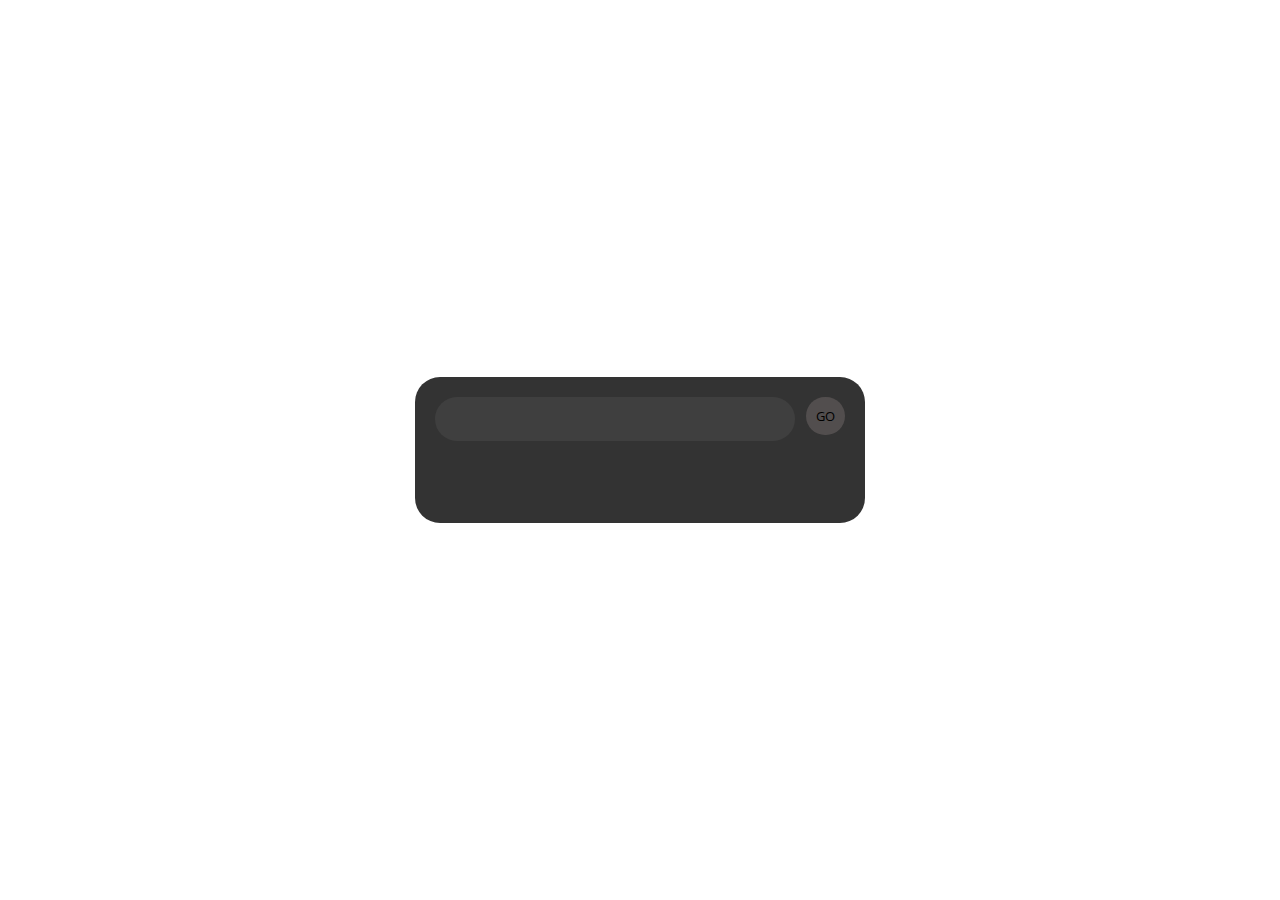
<file: api - tempo/index.html>
<!DOCTYPE html>
<html lang="en">

<head>
    <meta charset="UTF-8">
    <meta name="viewport" content="width=device-width, initial-scale=1.0">
    <title>Tempo</title>
    <link rel="stylesheet" href="css/estojovazio.css">
</head>

<body>

    <div class="caixa-maior">
        <input type="text" class="input-cidade">
        <button class="botao-busca">GO</button>
        <div class="caixa-media">
            <h2 class="cidade"></h2>
            <p class="temp"></p>
            <img id="imagem">
            <p class="texto-previsao"></p>
        </div>








    </div>



























    <script src="js/magica.js"></script>
</body>

</html>
</file>
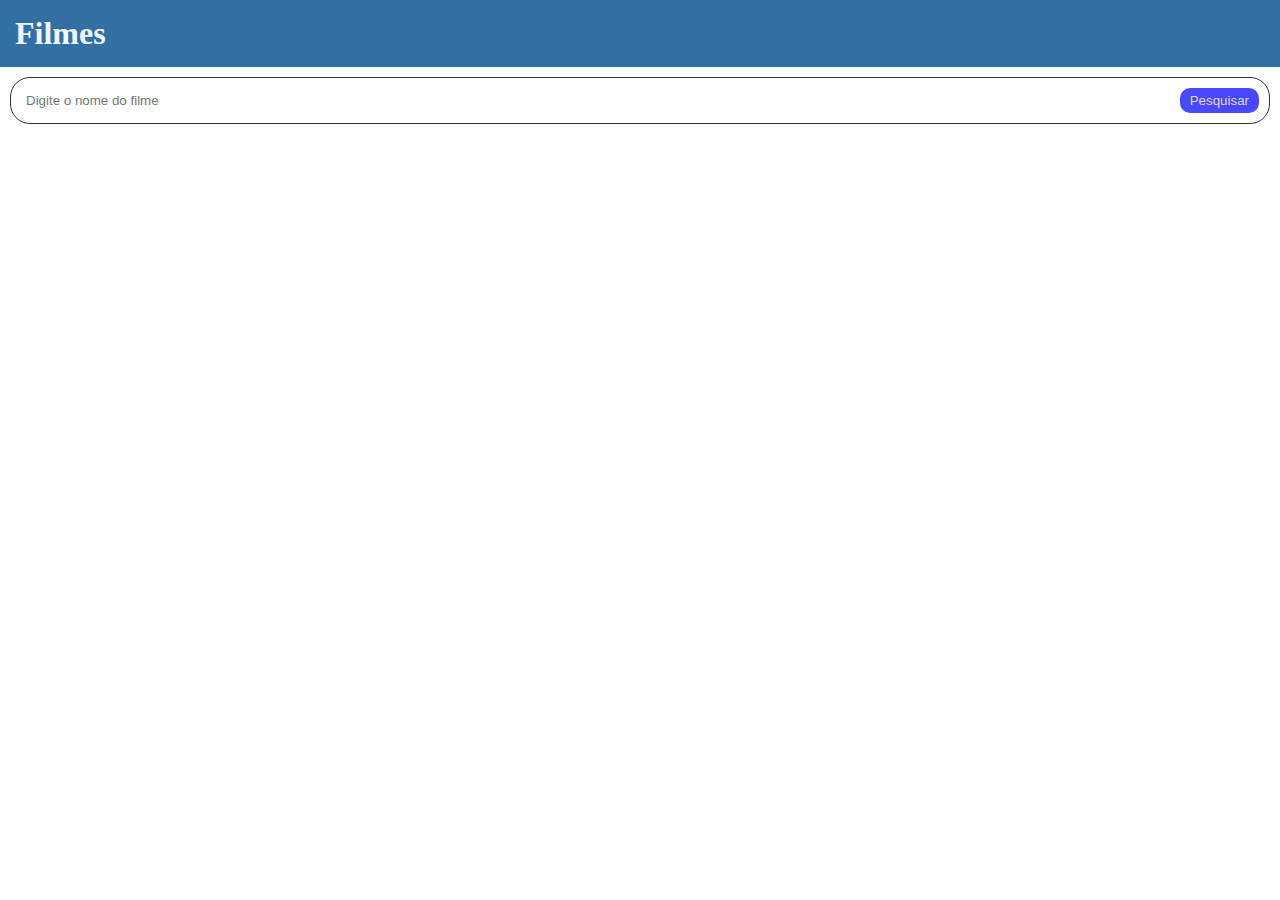
<file: api2 - filme/index.html>
<!DOCTYPE html>
<html lang="en">

<head>
    <meta charset="UTF-8">
    <meta name="viewport" content="width=device-width, initial-scale=1.0">
    <title>Filmes</title>
</head>


<style>
    * {

        margin: 0;
        padding: 0;
    }

    h1.title {
        background-color: rgb(50, 112, 164);
        color: aliceblue;
        font-family: Georgia, 'Times New Roman', Times, serif;
        padding: 15px;
    }

    h2 {
        /* background: linear-gradient(rgba(255, 0, 0, 0.491), white, rgba(0, 0, 255, 0.496)); */
        border-radius: 3px;
        /* width: 250px; */
        height: 65px;
        text-align: center;
        padding: 10px;
    }

    form {
        margin: 10px;
        padding: 10px;
        border: 1px solid #333;
        border-radius: 20px;
        display: flex;
    }

    form input {
        padding: 5px;
        border: none;
        flex: 1;
    }

    form button :hover {

        background-color: rgb(197, 51, 51);
        cursor: pointer;
    }

    form button {
        padding: 5px 10px;
        background-color: rgba(0, 0, 255, 0.719);
        color: #dadada;
        border: none;
        border-radius: 10px;
        cursor: pointer;

    }


    div.lista {


        margin-top: 10px;
        padding: 5px;
        display: flex;
        flex-wrap: wrap;
        justify-content: center;
        align-items: center;
    }

    div.item {

        text-align: center;
        padding: 10px;
        width: 200px;
        border: 2px solid red;
        margin: 5px;
    }

    div.item:hover {

        background-color: rgba(255, 0, 0, 0.719);
        cursor: pointer;

    }

    div.item img {

        width: 200px;
    }
</style>

<body>
    <h1 class="title">Filmes</h1>
    <form>
        <input name="pesquisa" placeholder="Digite o nome do filme">
        <button>Pesquisar</button>
    </form>

    <div class="lista">
        <!-- <div class="item">
            <img
                src="https://m.media-amazon.com/images/M/MV5BMjMyOTM4MDMxNV5BMl5BanBnXkFtZTcwNjIyNzExOA@@._V1_SX300.jpg">
            <h2>O Espetacular-Homem-Aranha (2012)</h2>
        </div>
        <div class="item">
            <img
                src="https://m.media-amazon.com/images/M/MV5BOTA5NDYxNTg0OV5BMl5BanBnXkFtZTgwODE5NzU1MTE@._V1_SX300.jpg">
            <h2>O Espetacular-Homem-Aranha 2 (2014)</h2>
        </div>
        <div class="item">
            <img
                src="https://m.media-amazon.com/images/M/MV5BMjMwNDkxMTgzOF5BMl5BanBnXkFtZTgwNTkwNTQ3NjM@._V1_SX300.jpg">
            <h2>Homem Aranha: No Aranha-Verso</h2>
        </div>
        <div class="item">
            <img
                src="https://m.media-amazon.com/images/M/MV5BODA5MTY0OWUtNjdlOC00NDI5LWE3NjYtNDM4MDI2MzE4OWUxXkEyXkFqcGdeQXVyOTAzODkzMjI@._V1_SX300.jpg">
            <h2>Homem Aranha: Longe de Casa</h2>
        </div>
        <div class="item">
            <img
                src="https://m.media-amazon.com/images/M/MV5BMzI0NmVkMjEtYmY4MS00ZDMxLTlkZmEtMzU4MDQxYTMzMjU2XkEyXkFqcGdeQXVyMzQ0MzA0NTM@._V1_SX300.jpg">
            <h2>Homem Aranha: Através do Aranha-Verso</h2>
        </div> -->
    </div>



    </div>


    <script>
        const apiKey = 'ba5286a1';
        const frmPesquisa = document.querySelector("form");

        frmPesquisa.onsubmit = (ev) => {
            ev.preventDefault();
            const pesquisa = ev.target.pesquisa.value;
            if (pesquisa == "") {
                alert('Preencha o campo!');
                return;
            }
            fetch(`https://www.omdbapi.com/?s=${pesquisa}&apikey=${apiKey}`)
                .then(result => result.json())
                .then(json => carregaLista(json));
        }

        const carregaLista = (json) => {
            const lista = document.querySelector("div.lista");
 
            lista.innerHTML = "";
console.log(json.Response)

if (json.Response == 'False'){
alert('Nenhum Filme encontrado');

return

}

            json.Search.forEach(element => {
                console.log(element);
                let item = document.createElement("div");
                item.classList.add("item");

                item.innerHTML = `<img src= "${element.Poster}"/ ><h2>${element.Title}<h2>`
                lista.appendChild(item);


            });


        }





    </script>
</body>

</html>
</file>
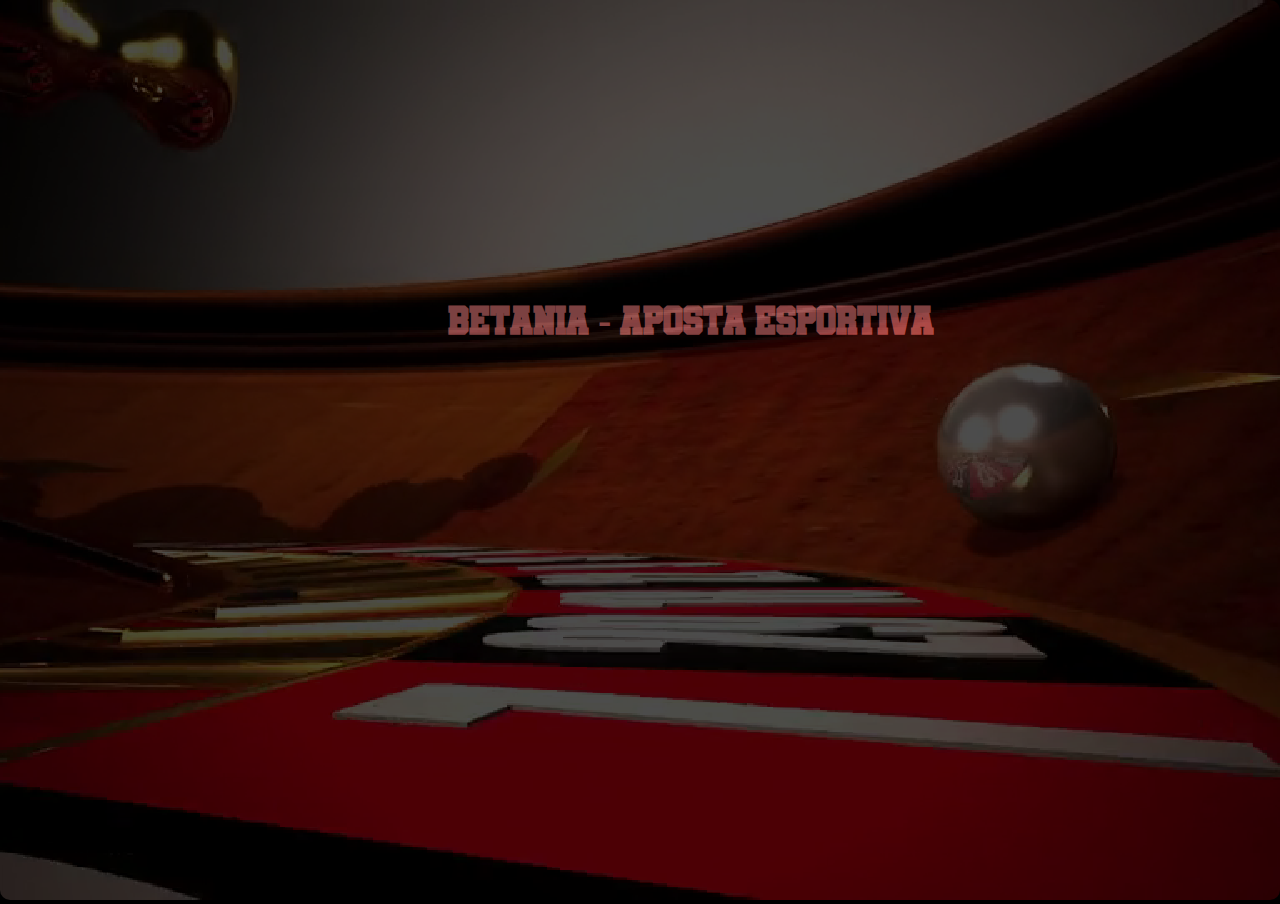
<file: bet/index.html>
<!DOCTYPE html>
<html lang="en">
<head>
    <meta charset="UTF-8">
    <meta name="viewport" content="width=device-width, initial-scale=1.0">
    <title>Betania</title>
    <link rel="stylesheet" href="css/estojovazio.css">
    <link rel="shortcut icon" href="videos/Soccer_Ball_icon-icons.com_76265.png" type="image/x-icon">
</head>
<body>
    <h1>BETANIA - Aposta Esportiva</h1>
    <video src="videos/55674-503971699_small.mp4" autoplay loop muted class="soccer"></video>




</body>
</html>
</file>
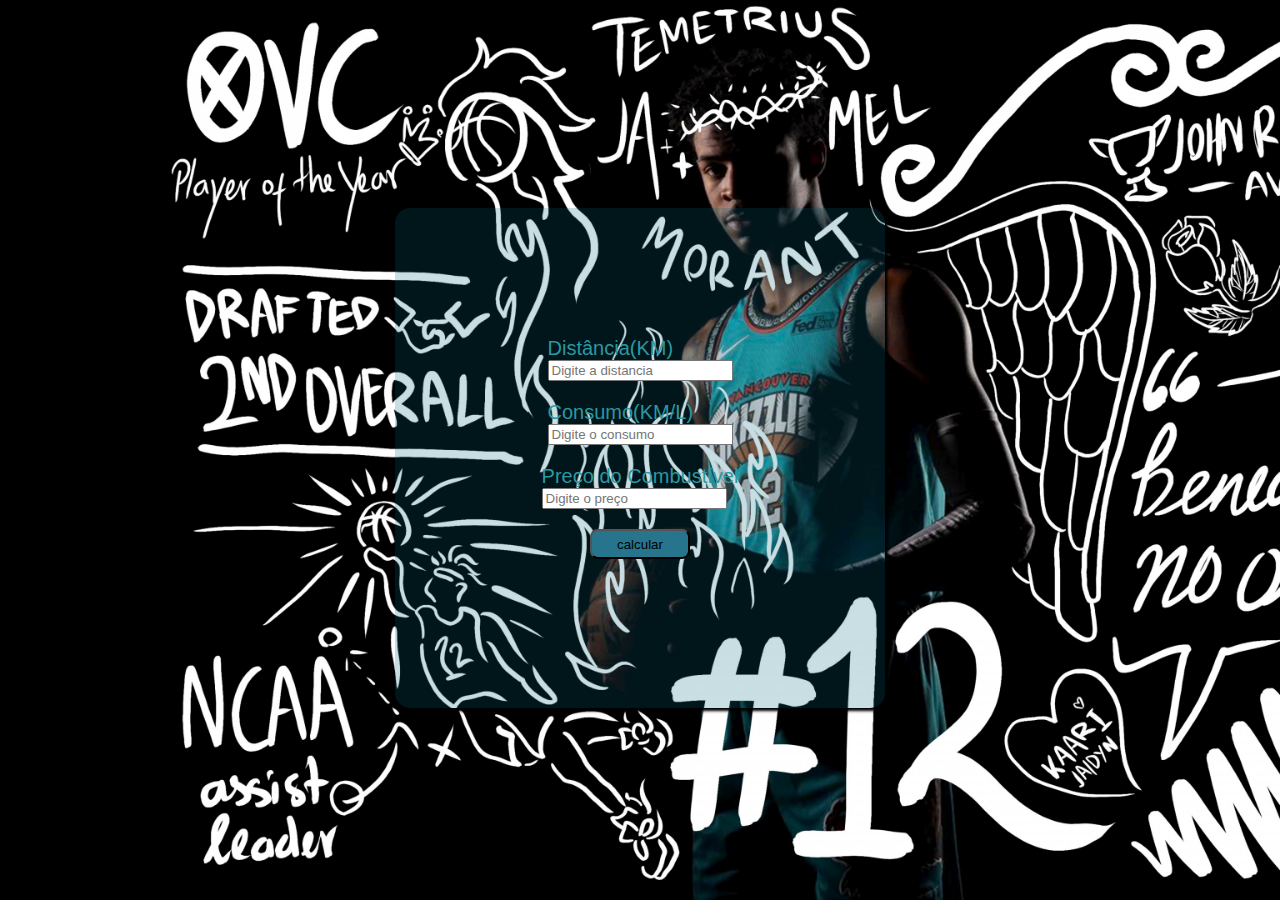
<file: consumo/index.html>
<!DOCTYPE html>
<html lang="en">

<head>
    <meta charset="UTF-8">
    <meta name="viewport" content="width=device-width, initial-scale=1.0">
    <title>consumo</title>
    <link rel="stylesheet" href="css/estojovazio.css">
</head>

<body>
    <div class="central">


        <div>
            <span>Distância(KM)</span><input type="text" id="distancia" placeholder="Digite a distancia">
        </div>
        <div>
            <span>Consumo(KM/L)</span> <input type="text" id="consumo" placeholder="Digite o consumo">
        </div>
        <div>
            <span>Preço do Combustível</span> <input type="text" id="preco" placeholder="Digite o preço">
        </div>
        <div>

            <button id="btncalcular">calcular</button>
        </div>
        <span id="resultado"></span>
    </div>



    <script src="js/magica.js"></script>
</body>

</html>
</file>
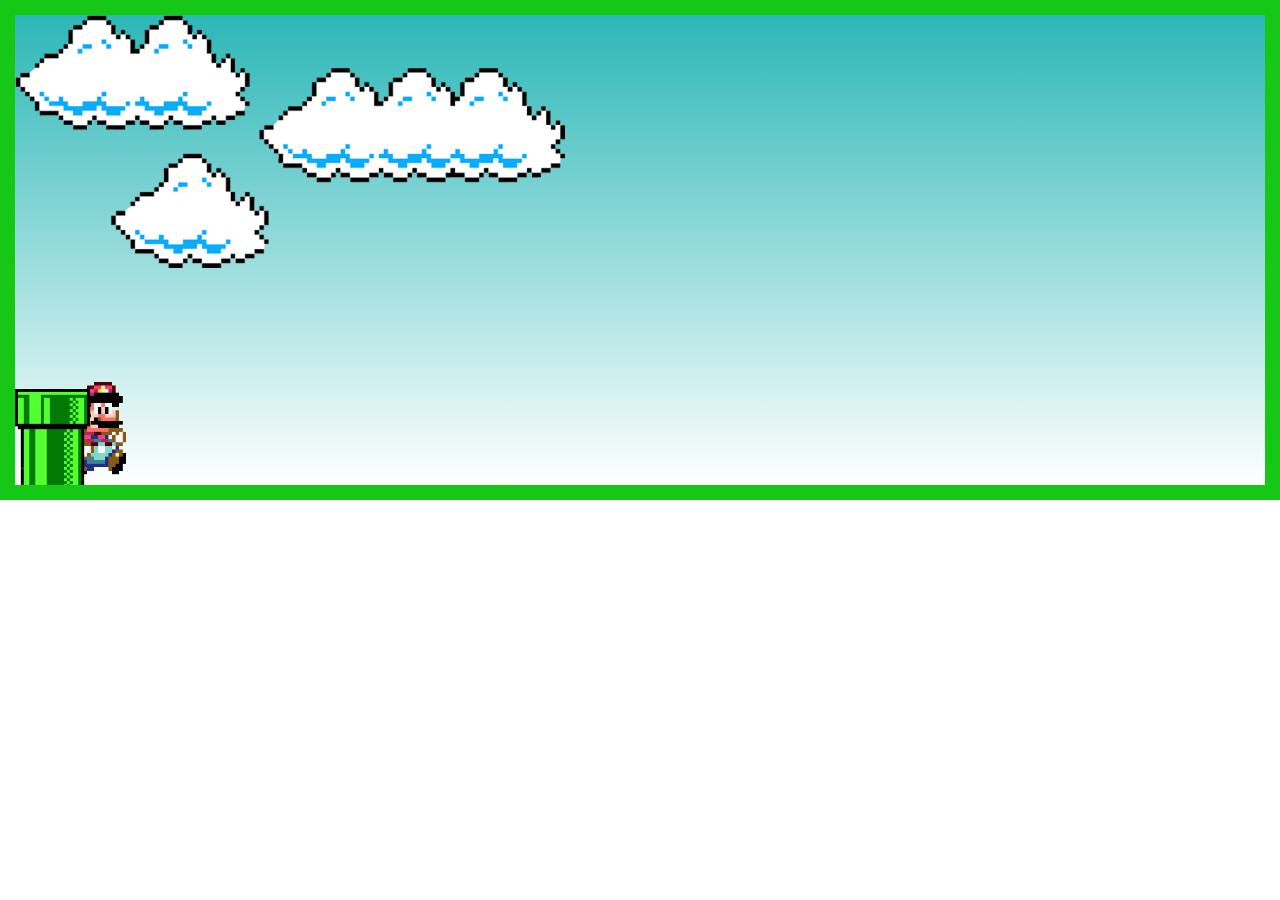
<file: jogo mario javascript/index.html>
<!DOCTYPE html>
<html lang="en">
<head>
    <meta charset="UTF-8">
    <meta name="viewport" content="width=device-width, initial-scale=1.0">
    <title>Mario js</title>
    <link rel="stylesheet" href="css/estojovazio.css">
</head>
<body>
    
            <div class="game-board">
<img src="images/clouds.png" class="clouds">
                <img src="images/mario.gif" class="mario">
<img src="images/pipe.png" class="pipe">



            </div>

</body>
<script src="js/magica.js"></script>
</html>
</file>
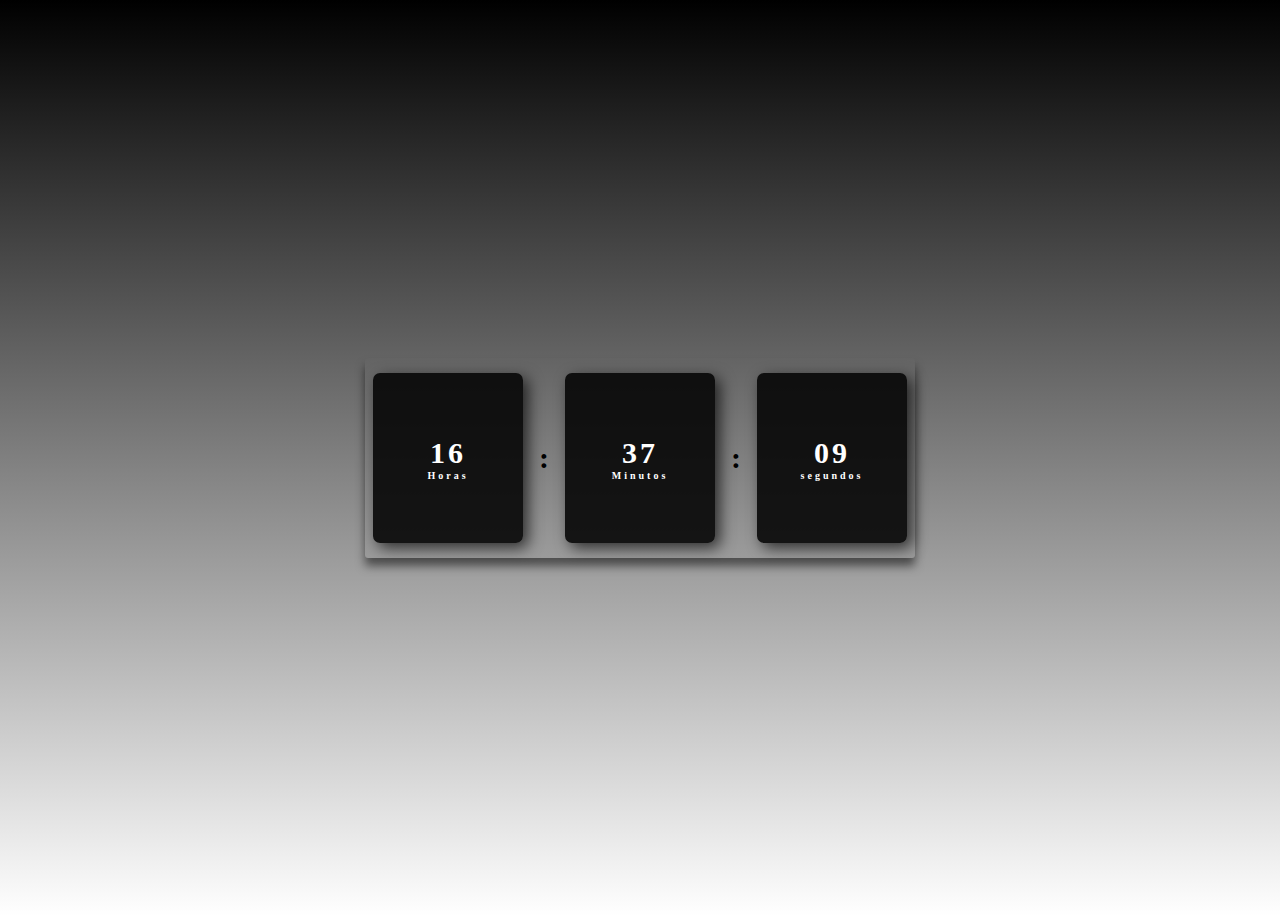
<file: josh progam 2/index.html>
<!DOCTYPE html>
<html lang="en">

<head>
    <meta charset="UTF-8">
    <meta name="viewport" content="width=device-width, initial-scale=1.0">
    <title>Relogio digital</title>
    <link rel="stylesheet" href="css/estojovazio.css">
</head>

<body>
    <div class="central">

        <div>
            <span id="horas">00</span>
            <span class="tempo">Horas</span>
        </div>

        <span>:</span>

        <div>
            <span id="minutos">00</span>
            <span class="tempo">Minutos</span>
        </div>

        <span>:</span>

        <div>
            <span id="segundos">00</span>
            <span class="tempo">segundos</span>
        </div>



</body>

<script src="js/magica.js">
</script>


</html>
</file>
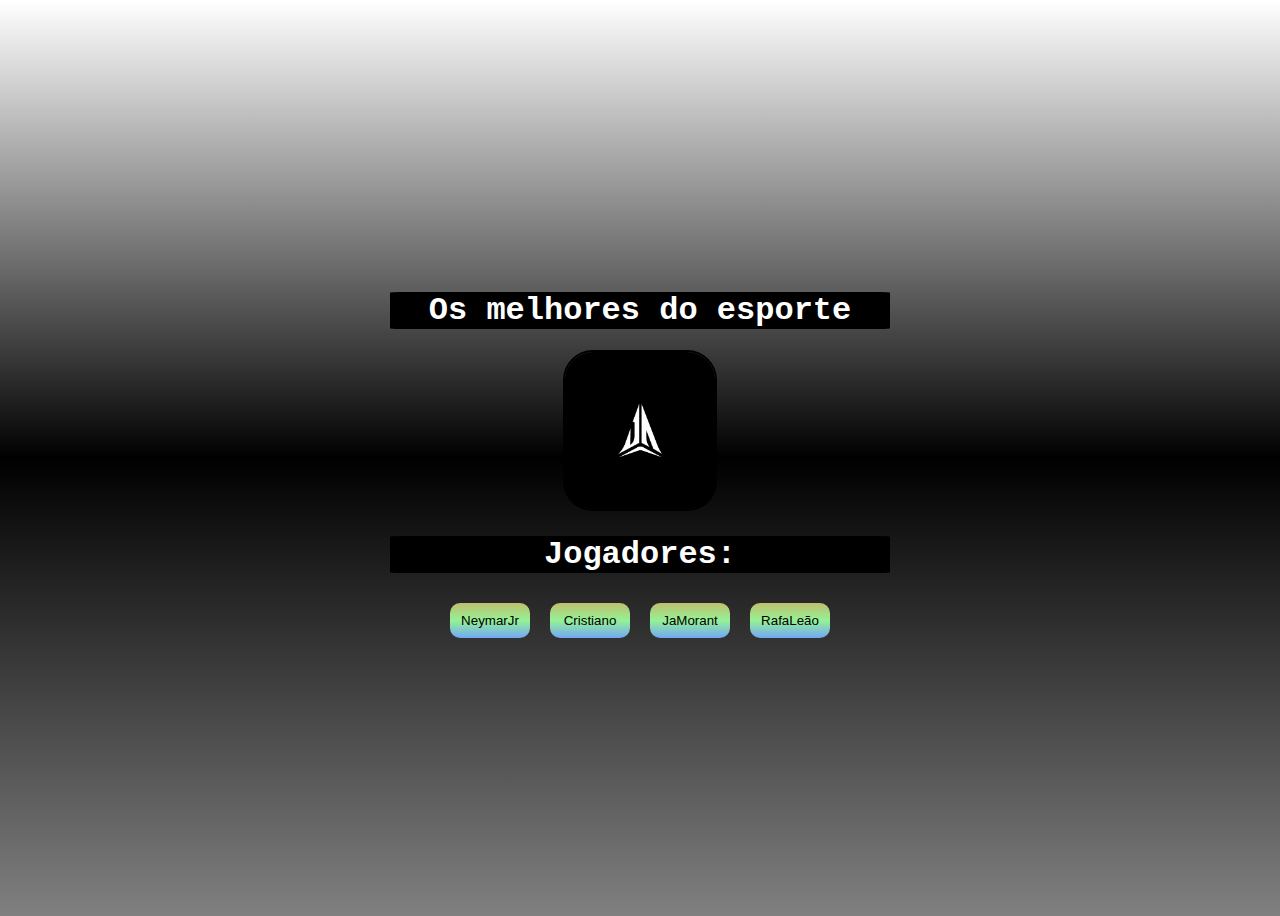
<file: josh progam/index.html>
<!DOCTYPE html>
<html lang="en">

<head>
    <meta charset="UTF-8">
    <meta name="viewport" content="width=device-width, initial-scale=1.0">
    <title>Document</title>
    <link rel="stylesheet" href="estojovazio.css">
</head>

<body>

    <div class="central">
        <h1>Os melhores do esporte</h1>
        <img src="images/ja-morant-nike-ja-1-launch-9.jpg" id="icon">
        <h1>Jogadores: </h1>

        <div class="botoes">
            <button id="btNey"> NeymarJr </button>
            <button id="btCris"> Cristiano </button>
            <button id="btJa"> JaMorant </button>
            <button id="btRafa"> RafaLeão </button>


        </div>

    </div>



    <script src="js/magica.js"> </script>
</body>

</html>
</file>
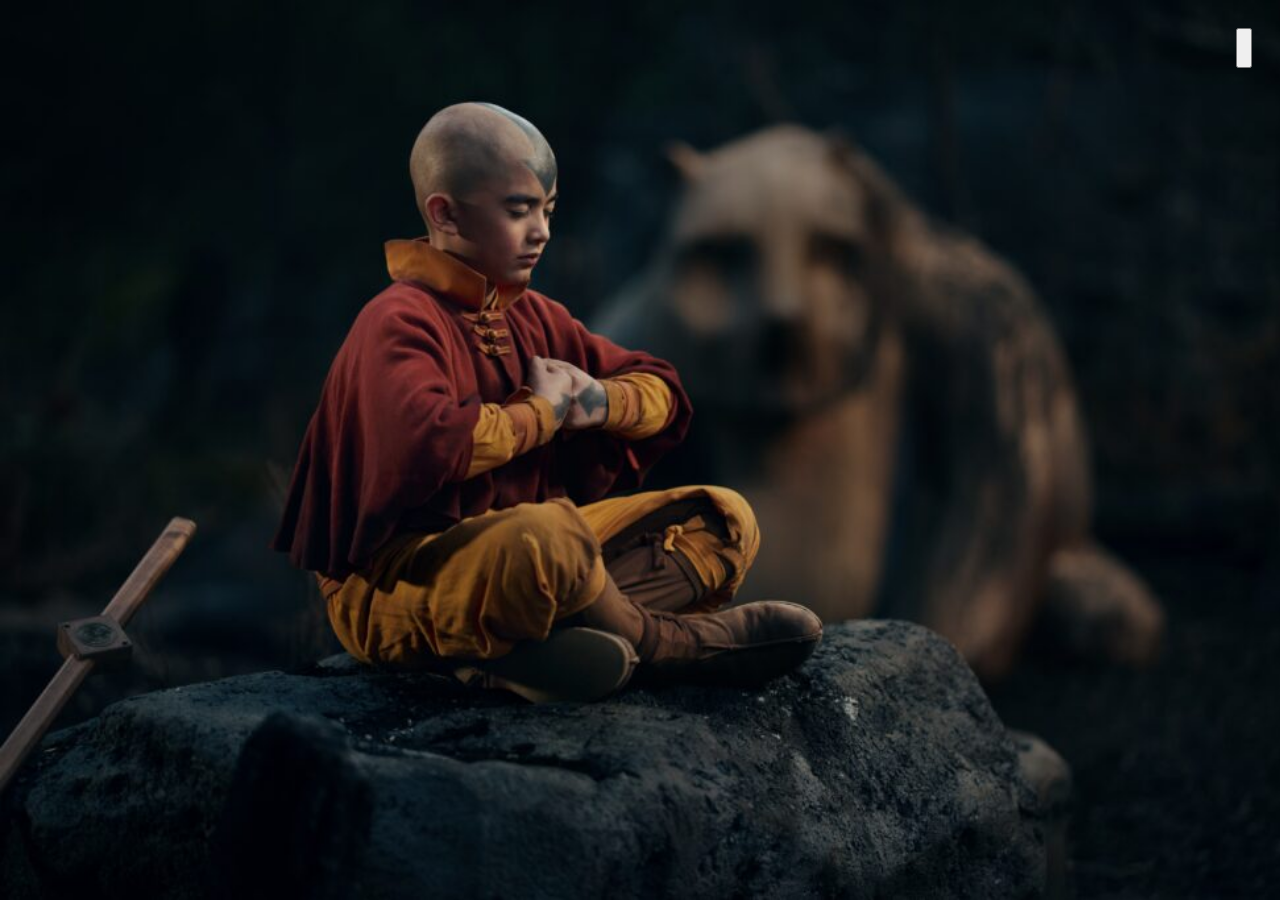
<file: modos/index.html>
<!DOCTYPE html>
<html lang="en">

<head>
    <meta charset="UTF-8">
    <meta name="viewport" content="width=device-width, initial-scale=1.0">
    <title>Document</title>
    <link rel="stylesheet" href="css/estojovazio.css">
</head>

<body class="escuro">

    <header class="central">


<!-- <h1>modo claro ou modo escuro?</h1> -->
        <div class="botoes">
            <!-- <button id="btClaro"><img src="images/sunday.png" id="sol"></button> -->

            <button id="btn"> </button>
        </div>

    </header>



    <script src="js/magica.js"> </script>
</body>

</html>
</file>
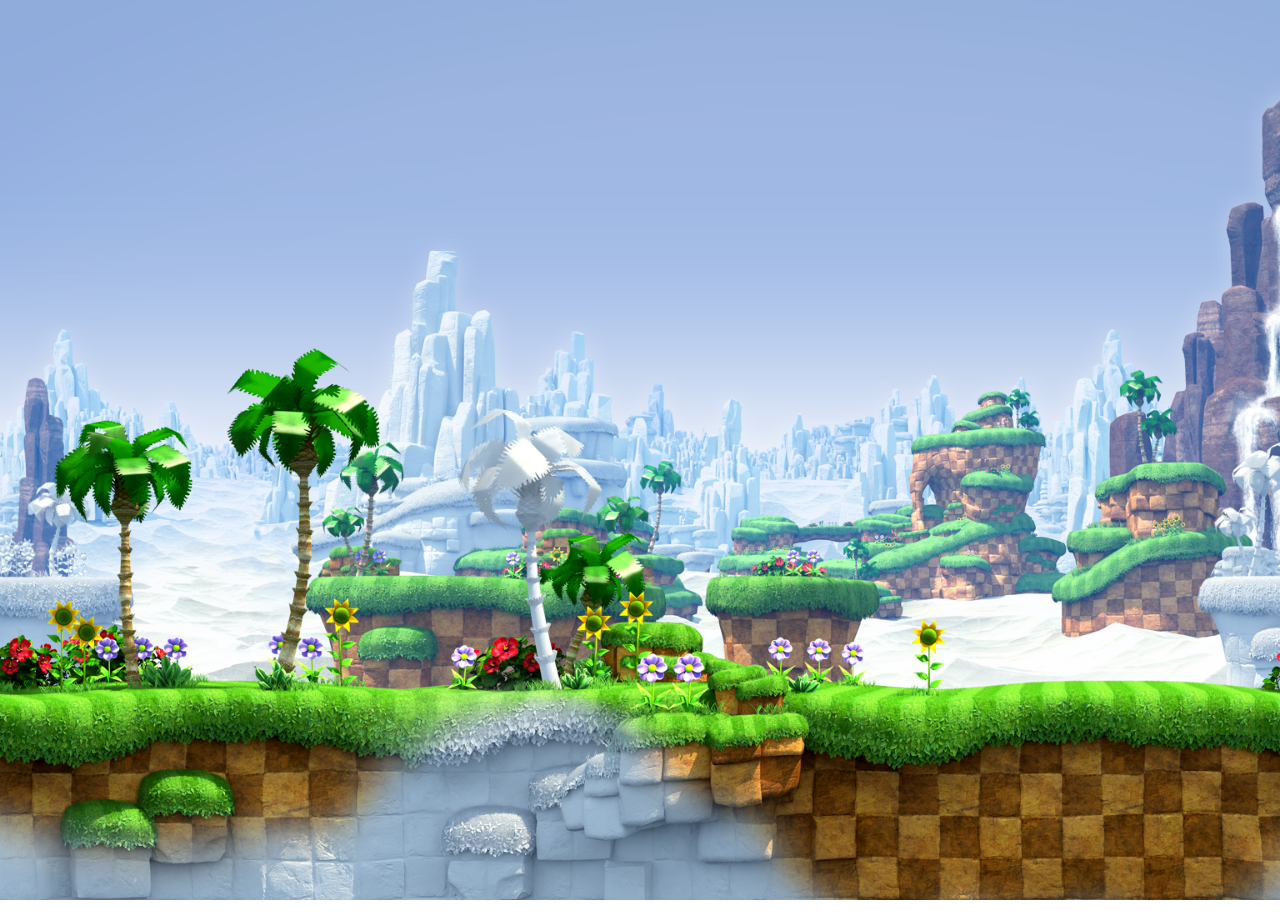
<file: sonic/index.html>
<!DOCTYPE html>
<html lang="en">
<head>
    <meta charset="UTF-8">
    <meta name="viewport" content="width=device-width, initial-scale=1.0">
    <title>SONICZADA</title>
    <link rel="stylesheet" href="css/estojovazio.css">
</head>
<body>
    <div class="central">
        <img src="images/YzDb.gif" id="sonic">
        <img src="images/dr-eggman-doctor-eggman.gif" id="robotinik">


    </div>
</body>
</html>
</file>
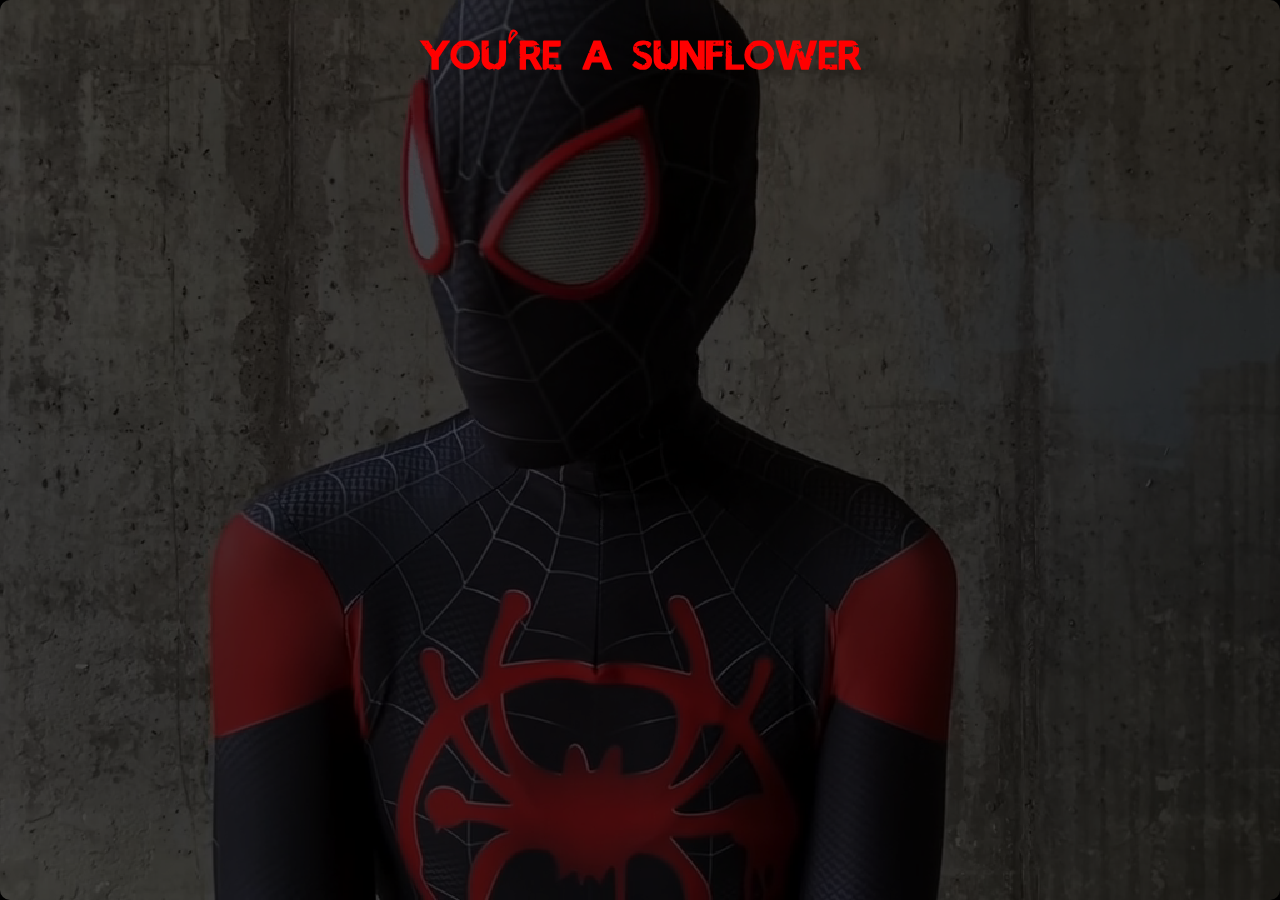
<file: virtualização de fonte/index.html>
<!DOCTYPE html>
<html lang="en">
<head>
    <meta charset="UTF-8">
    <meta name="viewport" content="width=device-width, initial-scale=1.0">
    <title>Miranha</title>
    <link rel="stylesheet" href="css/estojovazio.css">
    <link rel="shortcut icon" href="images/spider_web_scary_trap_animal_cobweb_icon_259069.png" type="image/x-icon">
</head>
<body>
    <h1>you're a sunflower</h1>
    <video src="images/miranha.mp4" autoplay loop muted class="miles"></video>
</body>
</html>
</file>
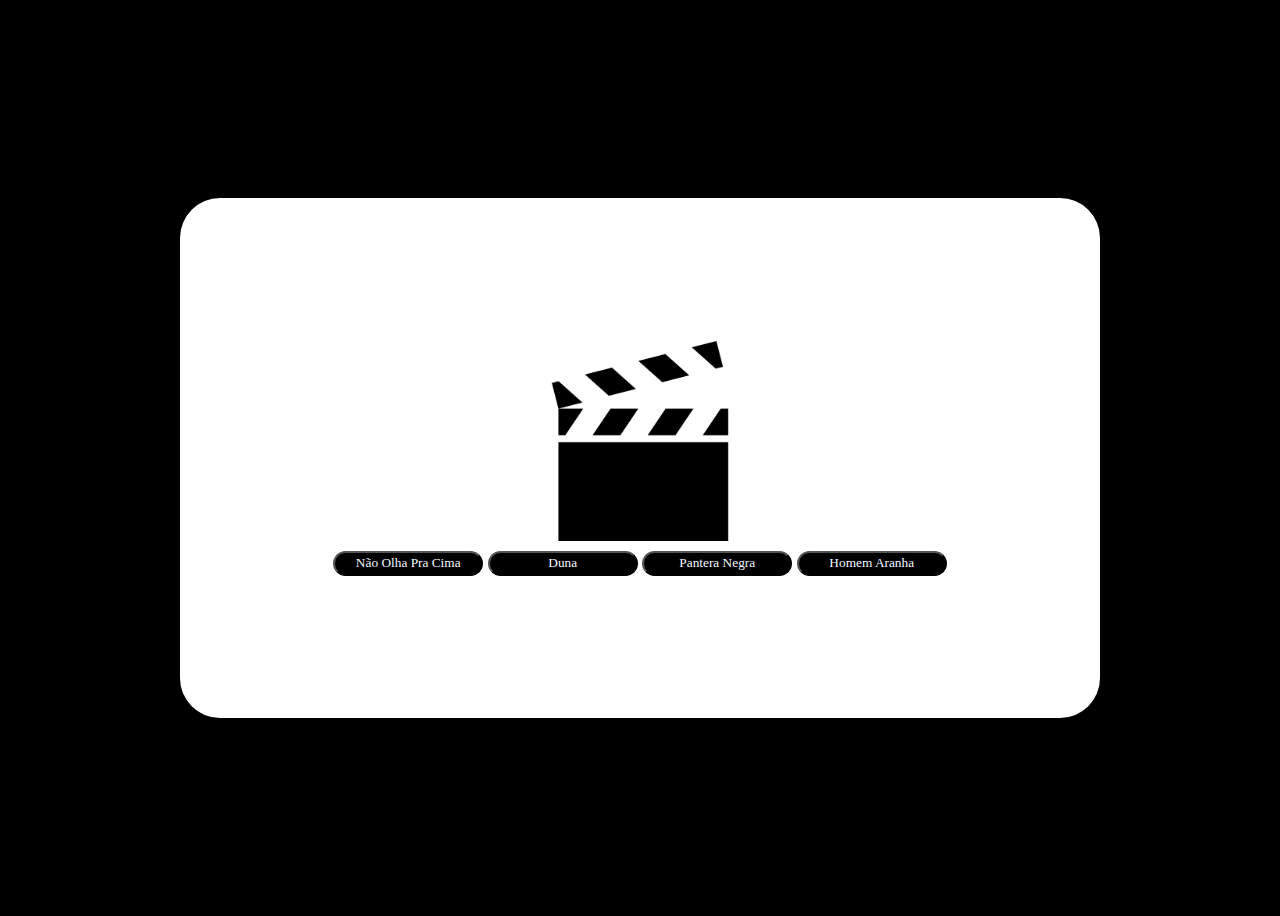
<file: yuhu/index.html>
<!DOCTYPE html>
<html lang="en">

<head>
    <meta charset="UTF-8">
    <meta name="viewport" content="width=device-width, initial-scale=1.0">
    <title>Filmes</title>
    <link rel="stylesheet" href="css/estojovazio.css">
</head>

<body>
    <div class="principal">
        <div class="central">
            <div id="yuhul">

                <img src="images/73960.png" id="imagem">
                <span id="nomes"></span>
            </div>

           

            <!-- <h1 id="text">FILMES E CIA </h1> -->
            <!-- <img src="images/download.jpg" > -->

            <div class="button">


                <button id="cima">Não Olha Pra Cima</button>
                <button id="duna">Duna</button>
                <button id="panter">Pantera Negra</button>
                <button id="miranha"> Homem Aranha</button>

            </div>
        </div>




    </div>


    <script src="js/magica.js"></script>
</body>

</html>
</file>
<file: api - tempo/css/estojovazio.css>
@import url("https://fonts.googleapis.com/css2?family=Open+Sans:ital,wght@0,300;0,400;0,500;0,600;0,700;0,800;1,300;1,400;1,500;1,600;1,700;1,800&display=swap&quot");

* {
  margin: 0;
  padding: 0;
  box-sizing: border-box;
  font-family: "Open Sans";
}
 
body {
  height: 100vh;
  width: 100vw;
  display: flex;
  align-items: center;
  justify-content: center;
  background: url("https://source.unsplash.com/1920x1080/?storm");
  background-size: cover;
}

.caixa-maior {
  background: rgba(0, 0, 0, 0.801);
  /* opacity: 0.8; */
  border-radius: 25px;
  padding: 20px;
  /* responsivo */
  width: 95%;
  /*Largura tela menores*/
  max-width: 450px;
  /*Largura tela maiores*/
}

.caixa-media {
  margin-top: 30px;
}

.caixa-maior input {
  border: none;
  outline: none;
  padding: 10px;
  border-radius: 25px;
  font-size: 18px;
  background: #7c7c7c2b;
  color: white;
  width: calc(100% - 50px);
}

.botao-busca {
  border: none;
  outline: none;
  padding: 10px;
  border-radius: 50px;
  background: #ebd6d62b;
  cursor: pointer;
  float: right;
}

.img-busca {
  width: 20px;
}

.cidade {
  color: white;
  font-size: 24px;
  font-weight: 300;
}

.temp {
  font-size: 20px;
  color: white;
  margin-top: 20px;
}

.caixa-menor {
  display: flex;
  align-items: center;
  margin-top: 20px;
  color: white;
  gap: 20px;
}

.umidade {
  color: white;
  margin-top: 20px;
}

.texto-previsao {
  text-transform: capitalize;
  color: aliceblue;
  margin: 10px 0;
}
</file>
<file: bet/css/estojovazio.css>
body {
    margin: 0;
    background-color: black;
    background-attachment: fixed;
}

@font-face {
    font-family: soccer;
    src: url('SoccerLeague.ttf');
}

.soccer {
    z-index: -1;
    height: 100vh;
    width: 100%;
    border-radius: 10px;
    background-size: cover;
    object-fit: cover;
    opacity: 0.3;
    text-align: center;

}

h1 {

    position: absolute;
    top: 30%;
    left: 35%;
    justify-content: center;
    font-family: soccer;
    font-size: 40px;
    color: rgb(175, 93, 93);
    ;


}
</file>
<file: consumo/css/estojovazio.css>
body {
    height: 100vh;
    background: url('../images/ja-morant-american-3840x2160-13074.jpg');
    display: flex;
    background-size: cover;
    align-items: center;
    justify-content: center;
    background-attachment: fixed;

}

.central {
    width: 490px;
    height: 500px;
    display: flex;
    justify-content: center;
    align-items: center;
    gap: 10px;
    flex-direction: column;
    gap: 20px;
    border-radius: 15px;
    border: 100px;
    box-shadow: 3px 3px 3px;
    background-attachment: fixed;
    background: rgba(0, 102, 128, 0.212);
    
    
}

.central span {
    color: rgb(44, 152, 160);
    font-size: 20px;
    display: flex;
    flex-direction: column;
    font-family: 'Franklin Gothic Medium', 'Arial Narrow', Arial, sans-serif;
}

.central input {
    
    border-radius: 20pxpx;
    align-items: center;
    justify-content: center;
    display: flex;
}

.central #btncalcular {

    height: 30px;
    width: 100px;
    background: rgb(38, 117, 141);
    border-radius: 8px;
    cursor: pointer;
}

.central #resultado {

    font-size: 30px;
    color: white;

}
.central #btncalcular:hover{
background-color: aliceblue;
color: aqua;
transition: 0.6s;

}
</file>
<file: jogo mario javascript/css/estojovazio.css>
* {
    margin: 0;
    padding: 0;
    box-sizing: border-box;
}

.game-board {
    width: 100%;
    height: 500px;
    border: 15px solid rgb(22, 199, 22);
    margin: 0 auto;
    position: relative;
    overflow: hidden;
    background: linear-gradient(rgb(44, 183, 183), white);
}

.clouds {

    width: 550px;
    position: absolute;
animation: clouds-animation 20s infinite linear;

}

.mario {

    position: absolute;
    width: 130px;
    bottom: 0;
    /* bottom é a parte de baixo, é a base, o "chão" */
}


.jump {
    animation: jump 500ms ease-out;
}

.pipe {
    position: absolute;
    bottom: 0;
    width: 75px;
    animation: pipe-animation 1.5s infinite linear;
}

@keyframes clouds-animation {
    from {
        right: -550px;
    }

    to {
        right: 100%;
    }
}

@keyframes pipe-animation {
    from {
        right: -80px;
    }

    to {
        right: 100%;
    }

}

@keyframes jump {

    0% {
        bottom: 0;

    }

    40% {
        bottom: 180px;
    }

    50% {

        bottom: 180px;
    }

    60% {

        bottom: 180px;
    }

    100% {
        bottom: 0;
    }


}
</file>
<file: josh progam 2/css/estojovazio.css>
body{

height: 100vh;
/* background: url('images/avatar.jpg'); */
background: linear-gradient(black,white);
display: flex;
align-items: center;
justify-content: center;
}

.central{

display: flex;
align-items: center;
justify-content: space-around;
 height: 200px;
 width: 550px;
background: transparent;
border-radius: 3px;
box-shadow: 0px 8px 10px rgba(0,0,0, .5);
}

.central div{
height: 170px;
width: 150px ;
display: flex;
flex-direction: column;
align-items: center;
justify-content: center;
 
color: #fff;
background: rgba(5 ,5 ,5 , .9);
box-shadow: 5px 5px 15px rgba(0 , 0 , 0,  .7);
border-radius: 7px;
letter-spacing: 3px;
}

.central span{
font-weight: bolder;
font-size: 30px;



}
.central span.tempo{
font-size: 10px;

}
</file>
<file: josh progam/estojovazio.css>
body {
    background: linear-gradient(white, black, gray);
    display: flex;
    height: 100vh;
    align-items: center;
    justify-content: center;
text-align: center;
}

h1{
    width: 500px;
    color: white;
    border-radius: 2%;
    font-family: 'Courier New', Courier, monospace;
    background: black;
}

.central .icon {
    width: 300px;
    background: white;
    display: flex;
    text-align: center;
    align-items: center;
    justify-content: center;
    flex-direction: column;
    border-radius: 20px;
    gap: 10px;
    padding: 20px;
margin: auto;
}

img { 
    /* // /aqui é para controlar o tamanhos das fotos e criar a bordinha fina/  */
    width: 150px;
    border-radius: 30PX;
    border: 2px solid black; 
    text-align: center;
    /* //  /aqui é como cria a borda fina ao redor da foto/ */
    
}

.central .botoes button { 
    /* // /aqui é uma div dentro de outra div, aqui controla os botões/ */
    width: 80px;
    height: 35px;
    border: none;
    border-radius: 10PX;
    background: linear-gradient(rgba(250, 252, 137, 0.712), rgb(149, 241, 149), rgb(113, 167, 247));
    cursor: pointer;
    margin: 8px; 
    /* // /aqui é para ter espaço entre os botões/ */
    transition: 0.3s; 
    /* //  /aqui é para quando os botões mudarem de cor, ter um tempinho de transição para nao ficar muito seco/ */
    
    
}

.central .botoes button:hover {
    /* //  /aqui é para quando o mouse passar por cima mudar de cor/ */
    background: rgba(172, 170, 170, 0.877); 
    /* // /aqui muda a cor do fundo quando mouse passa por cima pra ter um efeito, é bom colocar a cor difernte do fundo da div/ */
    color: rgb(0, 99, 0); 
    /* // /aqui muda a cor da letra quando o mouse passa em cima/ */
    border: 1px solid  rgb(0, 99, 0); 
    /* // /aqui muda a cor da borda do botão para ficar mais bonitinho/ */

}
</file>
<file: modos/css/estojovazio.css>
body {
    height: 100vh;

    align-items: baseline;
    display: flex;
    justify-content: right;
    background: none
}

h1 {
    background-color: aliceblue;
    text-align: center;
    display: flex;
    justify-content: center;


}

header div{

width: 300px;
height: 40px;
background: black;
border-radius: 30px;




}

.button .btn{
    background: white;
    border-radius: 50px;
    height: 30px;
    width: 30px;


}



.header {
    background: black;
    align-items: center;
    justify-content: right;
    position: fixed;
    height: 200px;
    width: 150px;
    
}

.central .botoes {
    background: none;
    display: flex;
    text-align: center;
    justify-content: right;
    border-radius: 30px;
    gap: 10px;
    padding: 20px;
    width: 50px;

}

img {
    /* // /aqui é para controlar o tamanhos das fotos e criar a bordinha fina/  */
    width: 150px;
    height: 150px;
    gap: 150px;
    border-radius: 20px;
    border: 2px solid black;
    text-align: right;
    display: flex;
    top: 2;
    right: 2;
    /* //  /aqui é como cria a borda fina ao redor da foto/ */

}

.claro {
    background: url(../images/avatar\ modo.jpg);
    background-attachment: fixed;
    background-size: cover;
}

.escuro {
    background: url(../images/AVTR_Unit_01819-1024x683.jpg);
    background-attachment: fixed;
    background-size: cover;
}
</file>
<file: sonic/css/estojovazio.css>
body {

    background: url('../images/237222.png');
    height: 100vh;
    background-size: cover;
    background-attachment: fixed;
    overflow: hidden;
}

#sonic {
    position: absolute;
    /* manipular o objeto em qualquer lugar da tela  */
    top: 72%;
    left: -150px;
    height: 200px;
    width: 150px;
    animation: correr 5s infinite ;

}

#robotinik {
    height: 200px;
    width: 300px;
    position: absolute;
    top: 50%;
    left: 200%;
    animation: voar 5s infinite;
    transform: rotateY(180deg);
}

@keyframes correr {
    0% {
        top: 72%;
        left: -150px;
    }
    
20%{
left: 40%;
top: 55%;
}
30%{
left: 45% ;
top: 40%;
}
50%{

    top: 50%;
    left: 40%;
}

55%{

top: ;

}




    100% {
        top: 72%;
        left: 110%;
    }
}
@keyframes voar{
    0%{
    top: 30%;
    left: 200%;
}
100%{
top: 30%;
left: -180px;

}

}
</file>
<file: virtualização de fonte/css/estojovazio.css>
body {
    margin: 0;
    background-color: black;
    background-attachment: fixed;
}

@font-face {
    font-family: miranha;
    src: url('spider_man_eclipse/SPIDER-MAN ECLIPSE.ttf');
}

.miles {
z-index: -1;
    height: 100vh;
    width: 100%;
    border-radius: 10px;
    background-size: cover;
    object-fit: cover;
    position: fixed;
    top: 0;
    left: 0;
    opacity: 0.3;
    .
}

h1 {

    font-family: miranha;
    text-align: center;
    font-size: 40px;
    color: red;



}
</file>
<file: yuhu/css/estojovazio.css>
body {

    height: 100vh;
    text-align: center;
    justify-content: center;
    align-items: center;
    display: flex;
    background: black;


}

.central #yuhul {
    
    display: flex;

}

.central imgg {
    width: 200px;
    height: 200px;


}

img {
    display: flex;
    height: 200px;
    border: none;



}


nomes {
    align-items: right;
    text-align: justify;
    display: flex;
}

.central {
    background: white;
    border-radius: 40px;
    background-attachment: fixed;
    background-size: cover;
    width: 800px;
    height: 400px;
    justify-content: center;
    align-items: center;
    display: flex;
    text-align: right;
    flex-direction: column;
    color: rgb(87, 75, 75);
    font-size: large;
    gap: 10px;
    padding: 60px;
}

button {
    cursor: pointer;
    justify-content: center;
    text-align: center;
    border-radius: 100px;
    background: black;
    color: aliceblue;
    height: 25px;
    width: 150px;
    font-family: Cambria, Cochin, Georgia, Times, 'Times New Roman', serif;
}
</file>
